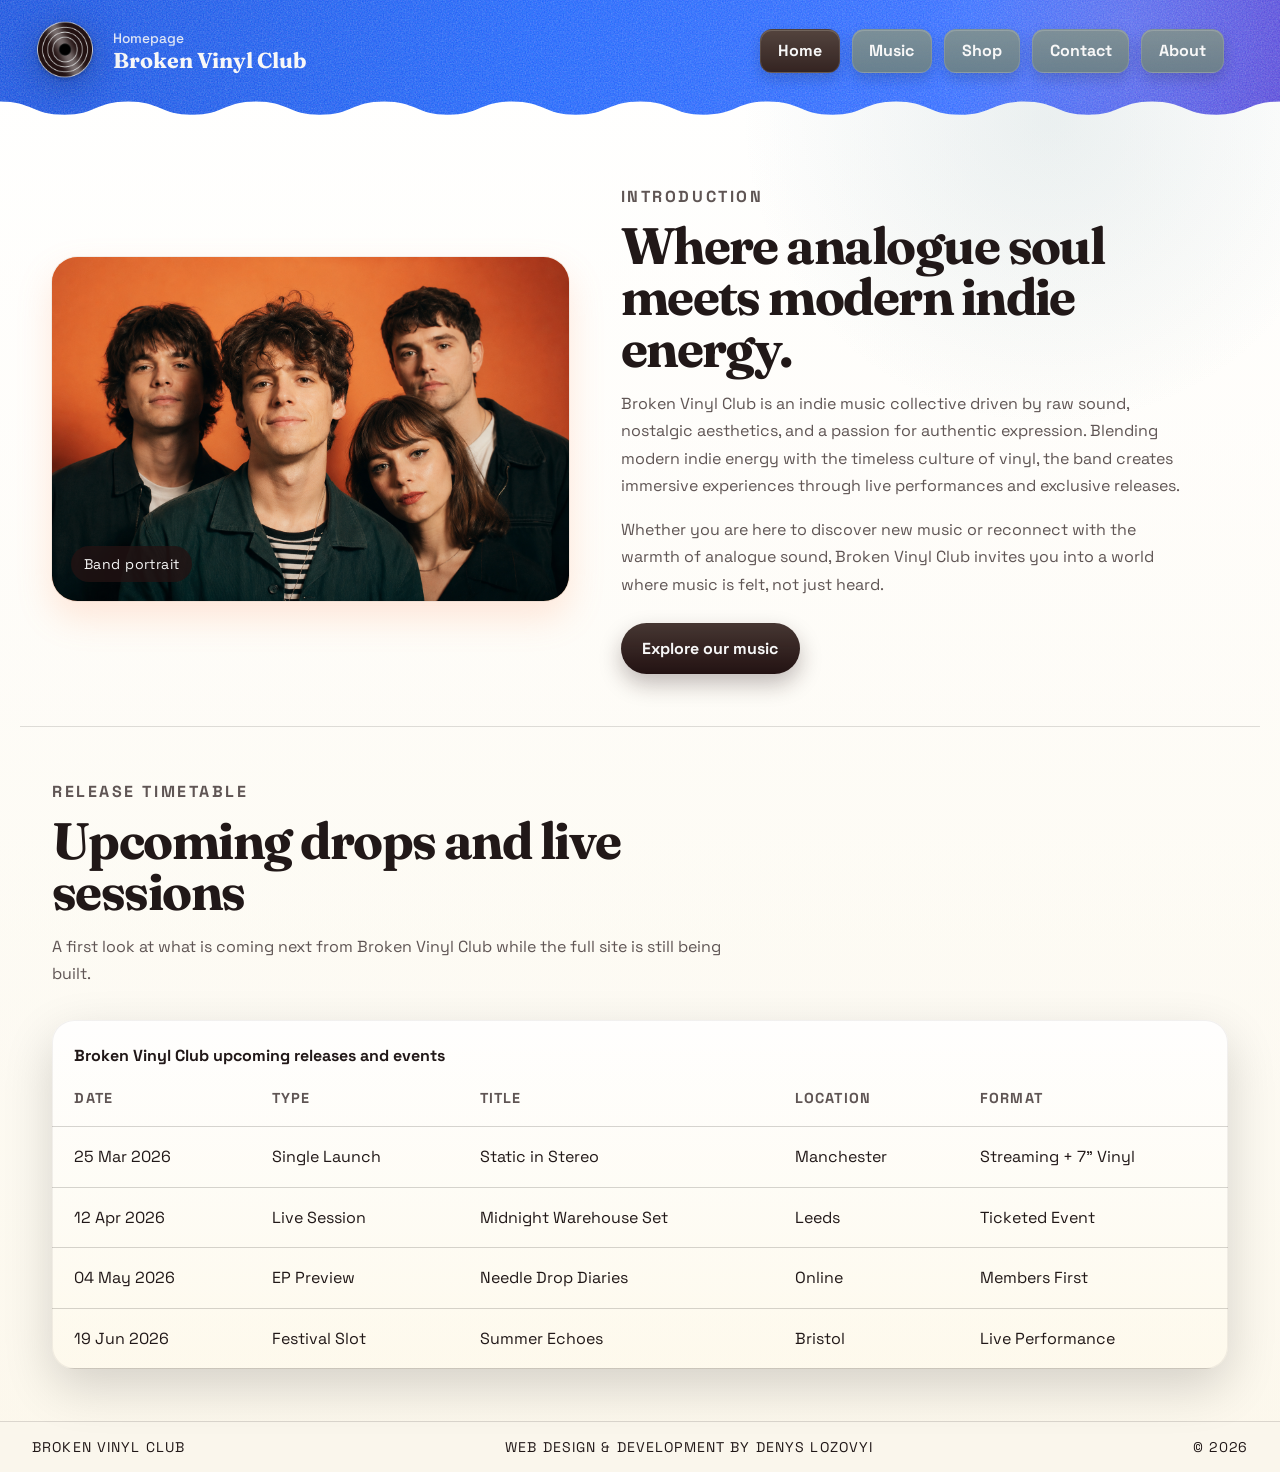
<file: index.html>
<!DOCTYPE html>
<html lang="en">
<head>
  <meta charset="UTF-8">
  <meta name="viewport" content="width=device-width, initial-scale=1.0">
  <title>Broken Vinyl Club | Home</title>
  <meta
    name="description"
    content="Broken Vinyl Club is an indie music collective blending modern energy with analogue warmth."
  >
  <link rel="preconnect" href="https://fonts.googleapis.com">
  <link rel="preconnect" href="https://fonts.gstatic.com" crossorigin>
  <link
    href="https://fonts.googleapis.com/css2?family=Fraunces:opsz,wght@9..144,600;9..144,700&family=Space+Grotesk:wght@400;500;700&display=swap"
    rel="stylesheet"
  >
  <link rel="stylesheet" href="theme.css">
  <link rel="stylesheet" href="styles.css">
  <script src="script.js" defer></script>
</head>
<body class="no-js">
  <a class="skip-link" href="#main-content">Skip to content</a>

  <div class="site-frame">
    <header class="site-header">
      <div class="brand-lockup">
        <a class="brand-mark" href="./index.html" aria-label="Broken Vinyl Club homepage">
          <img
            class="brand-mark__image"
            src="./public/images/Logo.png"
            srcset="./public/images/Logo.png 1x, ./public/images/Logo2X.png 2x"
            alt="Broken Vinyl Club logo"
            width="89"
            height="89"
          >
        </a>
        <div class="brand-copy">
          <p class="eyebrow">Homepage</p>
          <h1>Broken Vinyl Club</h1>
        </div>
      </div>

      <button
        class="menu-toggle"
        type="button"
        aria-expanded="false"
        aria-controls="site-navigation"
      >
        Menu
      </button>

      <nav class="site-nav" id="site-navigation" aria-label="Primary navigation">
        <ul>
          <li><a class="is-active" href="./index.html" aria-current="page">Home</a></li>
          <li><a href="./music.html">Music</a></li>
          <li><a href="./shop.html">Shop</a></li>
          <li><a href="./contact.html">Contact</a></li>
          <li><a href="./about.html">About</a></li>
        </ul>
      </nav>
    </header>

    <div class="mobile-nav-overlay" id="mobile-nav-overlay" hidden></div>

    <main id="main-content">
      <section class="hero section-panel">
        <div class="hero-art">
          <img src="./public/images/hero-art.png" alt="Broken Vinyl Club band portrait">
          <span>Band portrait</span>
        </div>

        <div class="hero-copy">
          <p class="section-kicker">Introduction</p>
          <h2>Where analogue soul meets modern indie energy.</h2>
          <p>
            Broken Vinyl Club is an indie music collective driven by raw sound, nostalgic
            aesthetics, and a passion for authentic expression. Blending modern indie energy
            with the timeless culture of vinyl, the band creates immersive experiences through
            live performances and exclusive releases.
          </p>
          <p>
            Whether you are here to discover new music or reconnect with the warmth of analogue
            sound, Broken Vinyl Club invites you into a world where music is felt, not just
            heard.
          </p>
          <a class="button button-primary" href="./music.html">Explore our music</a>
        </div>
      </section>

      <section class="schedule section-panel" id="release-timetable" aria-labelledby="schedule-title">
        <div class="section-heading">
          <p class="section-kicker">Release Timetable</p>
          <h2 id="schedule-title">Upcoming drops and live sessions</h2>
          <p>
            A first look at what is coming next from Broken Vinyl Club while the full site is
            still being built.
          </p>
        </div>

        <div class="table-wrap">
          <table>
            <caption>Broken Vinyl Club upcoming releases and events</caption>
            <thead>
              <tr>
                <th scope="col">Date</th>
                <th scope="col">Type</th>
                <th scope="col">Title</th>
                <th scope="col">Location</th>
                <th scope="col">Format</th>
              </tr>
            </thead>
            <tbody>
              <tr>
                <td>25 Mar 2026</td>
                <td>Single Launch</td>
                <td>Static in Stereo</td>
                <td>Manchester</td>
                <td>Streaming + 7&quot; Vinyl</td>
              </tr>
              <tr>
                <td>12 Apr 2026</td>
                <td>Live Session</td>
                <td>Midnight Warehouse Set</td>
                <td>Leeds</td>
                <td>Ticketed Event</td>
              </tr>
              <tr>
                <td>04 May 2026</td>
                <td>EP Preview</td>
                <td>Needle Drop Diaries</td>
                <td>Online</td>
                <td>Members First</td>
              </tr>
              <tr>
                <td>19 Jun 2026</td>
                <td>Festival Slot</td>
                <td>Summer Echoes</td>
                <td>Bristol</td>
                <td>Live Performance</td>
              </tr>
            </tbody>
          </table>
        </div>
      </section>
    </main>

    <footer class="site-footer">
      <p>Broken Vinyl Club</p>
      <p>Web Design &amp; Development By Denys Lozovyi</p>
      <p>&copy; <span id="current-year">2026</span></p>
    </footer>
  </div>
</body>
</html>
</file>
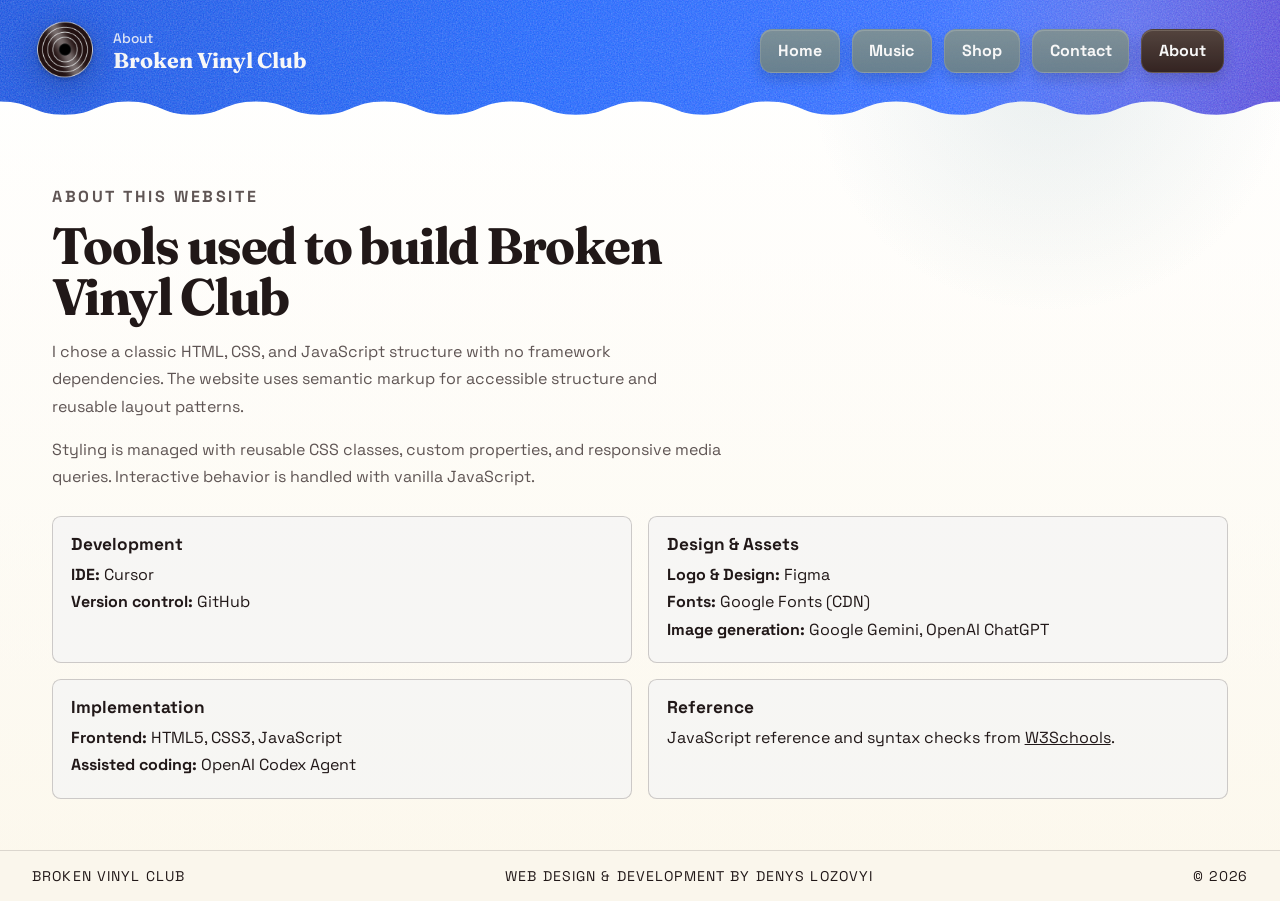
<file: about.html>
<!DOCTYPE html>
<html lang="en">
<head>
  <meta charset="UTF-8">
  <meta name="viewport" content="width=device-width, initial-scale=1.0">
  <title>Broken Vinyl Club | About</title>
  <meta
    name="description"
    content="Broken Vinyl Club - About"
  >
  <link rel="preconnect" href="https://fonts.googleapis.com">
  <link rel="preconnect" href="https://fonts.gstatic.com" crossorigin>
  <link
    href="https://fonts.googleapis.com/css2?family=Fraunces:opsz,wght@9..144,600;9..144,700&family=Space+Grotesk:wght@400;500;700&display=swap"
    rel="stylesheet"
  >
  <link rel="stylesheet" href="theme.css">
  <link rel="stylesheet" href="styles.css">
  <script src="script.js" defer></script>
</head>
<body class="no-js">
  <a class="skip-link" href="#main-content">Skip to content</a>

  <div class="site-frame">
    <header class="site-header">
      <div class="brand-lockup">
        <a class="brand-mark" href="./index.html" aria-label="Broken Vinyl Club homepage">
          <img
            class="brand-mark__image"
            src="./public/images/Logo.png"
            srcset="./public/images/Logo.png 1x, ./public/images/Logo2X.png 2x"
            alt="Broken Vinyl Club logo"
            width="89"
            height="89"
          >
        </a>
        <div class="brand-copy">
          <p class="eyebrow">About</p>
          <h1>Broken Vinyl Club</h1>
        </div>
      </div>

      <button
        class="menu-toggle"
        type="button"
        aria-expanded="false"
        aria-controls="site-navigation"
      >
        Menu
      </button>

      <nav class="site-nav" id="site-navigation" aria-label="Primary navigation">
        <ul>
          <li><a href="./index.html">Home</a></li>
          <li><a href="./music.html">Music</a></li>
          <li><a href="./shop.html">Shop</a></li>
          <li><a href="./contact.html">Contact</a></li>
          <li><a class="is-active" href="./about.html" aria-current="page">About</a></li>
        </ul>
      </nav>
    </header>

    <div class="mobile-nav-overlay" id="mobile-nav-overlay" hidden></div>

    <main id="main-content">
      <section class="section-panel about-page" aria-labelledby="about-title">
        <div class="section-heading about-intro">
          <p class="section-kicker">About This Website</p>
          <h2 id="about-title">Tools used to build Broken Vinyl Club</h2>
          <p>
            I chose a classic HTML, CSS, and JavaScript structure with no framework dependencies.
            The website uses semantic markup for accessible structure and reusable layout patterns.
          </p>
          <p>
            Styling is managed with reusable CSS classes, custom properties, and responsive media
            queries. Interactive behavior is handled with vanilla JavaScript.
          </p>
        </div>

        <div class="about-tools-grid" aria-label="Tools used">
          <article class="about-tool-card">
            <h3>Development</h3>
            <p><strong>IDE:</strong> Cursor</p>
            <p><strong>Version control:</strong> GitHub</p>
          </article>

          <article class="about-tool-card">
            <h3>Design &amp; Assets</h3>
            <p><strong>Logo & Design:</strong> Figma </p>
            <p><strong>Fonts:</strong> Google Fonts (CDN)</p>
            <p><strong>Image generation:</strong> Google Gemini, OpenAI ChatGPT</p>
          </article>

          <article class="about-tool-card">
            <h3>Implementation</h3>
            <p><strong>Frontend:</strong> HTML5, CSS3, JavaScript</p>
            <p><strong>Assisted coding:</strong> OpenAI Codex Agent</p>
          </article>

          <article class="about-tool-card">
            <h3>Reference</h3>
            <p>
              JavaScript reference and syntax checks from
              <a href="https://www.w3schools.com/js/default.asp">W3Schools</a>.
            </p>
          </article>
        </div>
      </section>
    </main>

    <footer class="site-footer">
      <p>Broken Vinyl Club</p>
      <p>Web Design &amp; Development By Denys Lozovyi</p>
      <p>&copy; <span id="current-year">2026</span></p>
    </footer>
  </div>
</body>
</html>
</file>
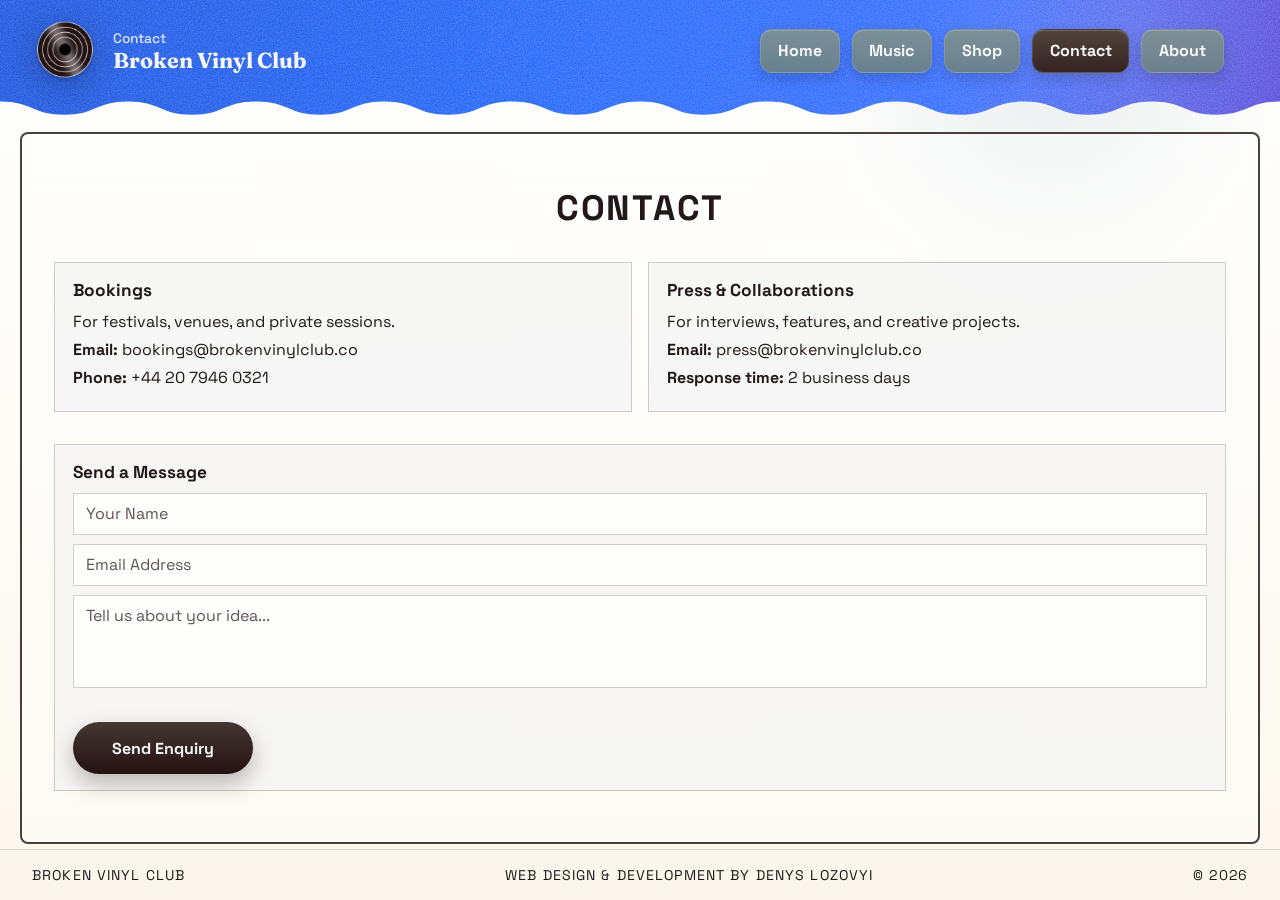
<file: contact.html>
<!DOCTYPE html>
<html lang="en">
<head>
  <meta charset="UTF-8">
  <meta name="viewport" content="width=device-width, initial-scale=1.0">
  <title>Broken Vinyl Club | Contact</title>
  <meta
    name="description"
    content="Broken Vinyl Club - Contact"
  >
  <link rel="preconnect" href="https://fonts.googleapis.com">
  <link rel="preconnect" href="https://fonts.gstatic.com" crossorigin>
  <link
    href="https://fonts.googleapis.com/css2?family=Fraunces:opsz,wght@9..144,600;9..144,700&family=Space+Grotesk:wght@400;500;700&display=swap"
    rel="stylesheet"
  >
  <link rel="stylesheet" href="theme.css">
  <link rel="stylesheet" href="styles.css">
  <script src="script.js" defer></script>
</head>
<body class="no-js">
  <a class="skip-link" href="#main-content">Skip to content</a>

  <div class="site-frame">
    <header class="site-header">
      <div class="brand-lockup">
        <a class="brand-mark" href="./index.html" aria-label="Broken Vinyl Club homepage">
          <img
            class="brand-mark__image"
            src="./public/images/Logo.png"
            srcset="./public/images/Logo.png 1x, ./public/images/Logo2X.png 2x"
            alt="Broken Vinyl Club logo"
            width="89"
            height="89"
          >
        </a>
        <div class="brand-copy">
          <p class="eyebrow">Contact</p>
          <h1>Broken Vinyl Club</h1>
        </div>
      </div>

      <button
        class="menu-toggle"
        type="button"
        aria-expanded="false"
        aria-controls="site-navigation"
      >
        Menu
      </button>

      <nav class="site-nav" id="site-navigation" aria-label="Primary navigation">
        <ul>
          <li><a href="./index.html">Home</a></li>
          <li><a href="./music.html">Music</a></li>
          <li><a href="./shop.html">Shop</a></li>
          <li><a class="is-active" href="./contact.html" aria-current="page">Contact</a></li>
          <li><a href="./about.html">About</a></li>
        </ul>
      </nav>
    </header>

    <div class="mobile-nav-overlay" id="mobile-nav-overlay" hidden></div>

    <main id="main-content">
      <section class="section-panel page-surface contact-page" aria-labelledby="page-title">
        <div class="page-heading">
          <h2 id="page-title">Contact</h2>
        </div>

        <div class="contact-grid">
          <article class="contact-card">
            <h3>Bookings</h3>
            <p>For festivals, venues, and private sessions.</p>
            <p><strong>Email:</strong> bookings@brokenvinylclub.co</p>
            <p><strong>Phone:</strong> +44 20 7946 0321</p>
          </article>

          <article class="contact-card">
            <h3>Press &amp; Collaborations</h3>
            <p>For interviews, features, and creative projects.</p>
            <p><strong>Email:</strong> press@brokenvinylclub.co</p>
            <p><strong>Response time:</strong> 2 business days</p>
          </article>
        </div>

        <div class="contact-form-placeholder">
          <h3>Send a Message</h3>
          <div class="form-row-placeholder">Your Name</div>
          <div class="form-row-placeholder">Email Address</div>
          <div class="form-area-placeholder">Tell us about your idea...</div>
          <a class="button contact-cta button-primary" href="mailto:hello@brokenvinylclub.co">Send Enquiry</a>
        </div>
      </section>
    </main>

    <footer class="site-footer">
      <p>Broken Vinyl Club</p>
      <p>Web Design &amp; Development By Denys Lozovyi</p>
      <p>&copy; <span id="current-year">2026</span></p>
    </footer>
  </div>
</body>
</html>
</file>
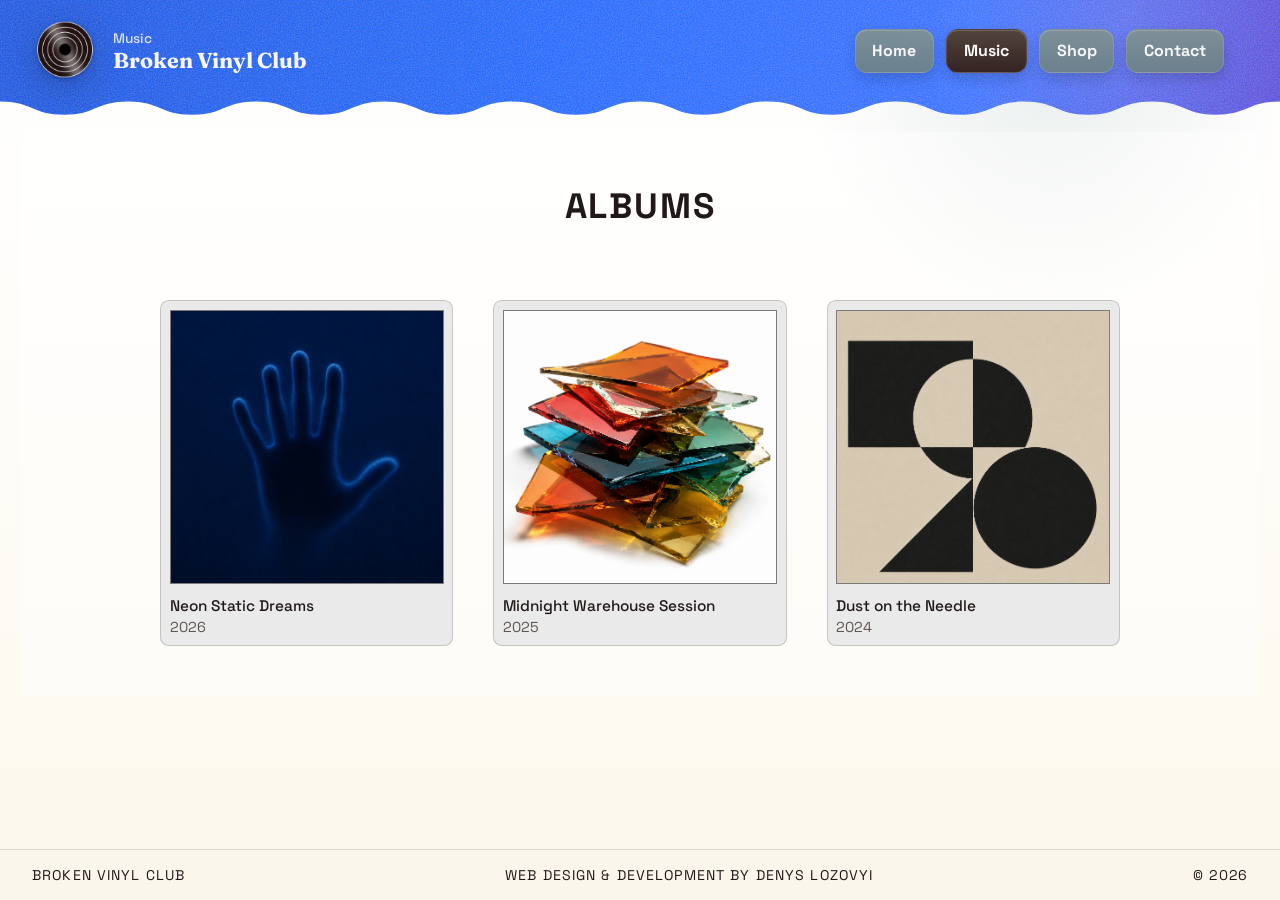
<file: music.html>
<!DOCTYPE html>
<html lang="en">
<head>
  <meta charset="UTF-8">
  <meta name="viewport" content="width=device-width, initial-scale=1.0">
  <title>Broken Vinyl Club | Music</title>
  <meta
    name="description"
    content="Broken Vinyl Club - Music"
  >
  <link rel="preconnect" href="https://fonts.googleapis.com">
  <link rel="preconnect" href="https://fonts.gstatic.com" crossorigin>
  <link
    href="https://fonts.googleapis.com/css2?family=Fraunces:opsz,wght@9..144,600;9..144,700&family=Space+Grotesk:wght@400;500;700&display=swap"
    rel="stylesheet"
  >
  <link rel="stylesheet" href="theme.css">
  <link rel="stylesheet" href="styles.css">
  <script src="script.js" defer></script>
</head>
<body class="no-js">
  <a class="skip-link" href="#main-content">Skip to content</a>

  <div class="site-frame">
    <header class="site-header">
      <div class="brand-lockup">
        <a class="brand-mark" href="./index.html" aria-label="Broken Vinyl Club homepage">
          <img
            class="brand-mark__image"
            src="./public/images/Logo.png"
            srcset="./public/images/Logo.png 1x, ./public/images/Logo2X.png 2x"
            alt="Broken Vinyl Club logo"
            width="89"
            height="89"
          >
        </a>
        <div class="brand-copy">
          <p class="eyebrow">Music</p>
          <h1>Broken Vinyl Club</h1>
        </div>
      </div>

      <button
        class="menu-toggle"
        type="button"
        aria-expanded="false"
        aria-controls="site-navigation"
      >
        Menu
      </button>

      <nav class="site-nav" id="site-navigation" aria-label="Primary navigation">
        <ul>
          <li><a href="./index.html">Home</a></li>
          <li><a class="is-active" href="./music.html" aria-current="page">Music</a></li>
          <li><a href="./shop.html">Shop</a></li>
          <li><a href="./contact.html">Contact</a></li>
        </ul>
      </nav>
    </header>

    <div class="mobile-nav-overlay" id="mobile-nav-overlay" hidden></div>

    <main id="main-content">
      <section class="section-panel page-surface music-page" aria-labelledby="page-title">
        <div class="page-heading">
          <h2 id="page-title">Albums</h2>
        </div>

        <div class="album-grid">
          <article class="album-card">
            <img
              class="album-cover-media"
              src="./public/images/album-art/neon-static-dreams.png"
              alt="Neon Static Dreams album art"
            >
            <h3>Neon Static Dreams</h3>
            <p>2026</p>
          </article>
          <article class="album-card">
            <img
              class="album-cover-media"
              src="./public/images/album-art/midnight-warehouse.png"
              alt="Midnight Warehouse Session album art"
            >
            <h3>Midnight Warehouse Session</h3>
            <p>2025</p>
          </article>
          <article class="album-card">
            <img
              class="album-cover-media"
              src="./public/images/album-art/dust-on-the-needle.png"
              alt="Dust on the Needle album art"
            >
            <h3>Dust on the Needle</h3>
            <p>2024</p>
          </article>
        </div>
      </section>
    </main>

    <footer class="site-footer">
      <p>Broken Vinyl Club</p>
      <p>Web Design &amp; Development By Denys Lozovyi</p>
      <p>&copy; <span id="current-year">2026</span></p>
    </footer>
  </div>
</body>
</html>
</file>
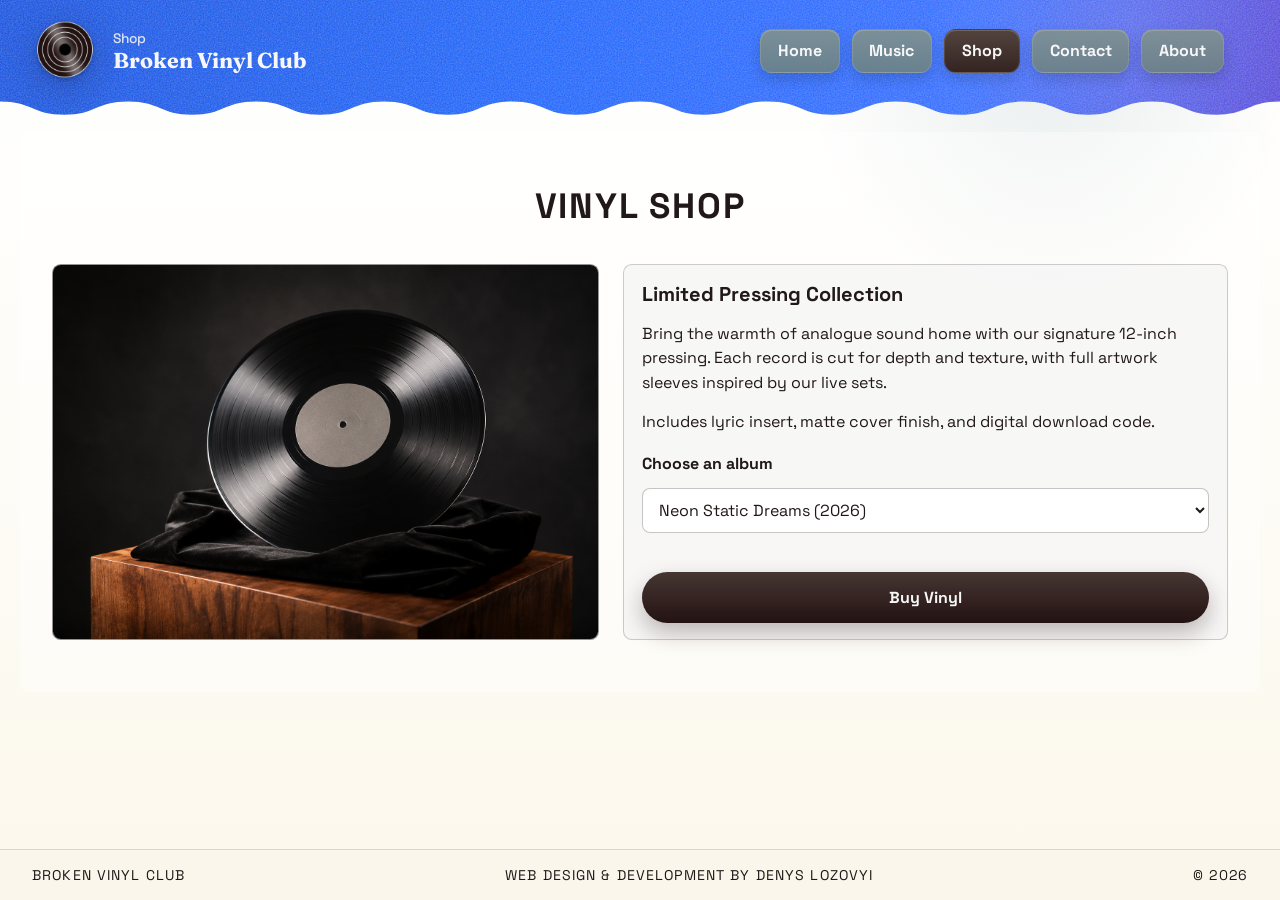
<file: shop.html>
<!DOCTYPE html>
<html lang="en">
<head>
  <meta charset="UTF-8">
  <meta name="viewport" content="width=device-width, initial-scale=1.0">
  <title>Broken Vinyl Club | Shop</title>
  <meta
    name="description"
    content="Broken Vinyl Club - Shop"
  >
  <link rel="preconnect" href="https://fonts.googleapis.com">
  <link rel="preconnect" href="https://fonts.gstatic.com" crossorigin>
  <link
    href="https://fonts.googleapis.com/css2?family=Fraunces:opsz,wght@9..144,600;9..144,700&family=Space+Grotesk:wght@400;500;700&display=swap"
    rel="stylesheet"
  >
  <link rel="stylesheet" href="theme.css">
  <link rel="stylesheet" href="styles.css">
  <script src="script.js" defer></script>
</head>
<body class="no-js">
  <a class="skip-link" href="#main-content">Skip to content</a>

  <div class="site-frame">
    <header class="site-header">
      <div class="brand-lockup">
        <a class="brand-mark" href="./index.html" aria-label="Broken Vinyl Club homepage">
          <img
            class="brand-mark__image"
            src="./public/images/Logo.png"
            srcset="./public/images/Logo.png 1x, ./public/images/Logo2X.png 2x"
            alt="Broken Vinyl Club logo"
            width="89"
            height="89"
          >
        </a>
        <div class="brand-copy">
          <p class="eyebrow">Shop</p>
          <h1>Broken Vinyl Club</h1>
        </div>
      </div>

      <button
        class="menu-toggle"
        type="button"
        aria-expanded="false"
        aria-controls="site-navigation"
      >
        Menu
      </button>

      <nav class="site-nav" id="site-navigation" aria-label="Primary navigation">
        <ul>
          <li><a href="./index.html">Home</a></li>
          <li><a href="./music.html">Music</a></li>
          <li><a class="is-active" href="./shop.html" aria-current="page">Shop</a></li>
          <li><a href="./contact.html">Contact</a></li>
          <li><a href="./about.html">About</a></li>
        </ul>
      </nav>
    </header>

    <div class="mobile-nav-overlay" id="mobile-nav-overlay" hidden></div>

    <main id="main-content">
      <section class="section-panel page-surface shop-page" aria-labelledby="page-title">
        <div class="page-heading">
          <h2 id="page-title">Vinyl Shop</h2>
        </div>

        <div class="shop-layout">
          <img
            class="shop-vinyl-media"
            src="./public/images/vinyl-record-exclusive.png"
            alt="Broken Vinyl Club vinyl record"
          >

          <div class="shop-details">
            <h3>Limited Pressing Collection</h3>
            <p>
              Bring the warmth of analogue sound home with our signature 12-inch pressing. Each
              record is cut for depth and texture, with full artwork sleeves inspired by our live sets.
            </p>
            <p>
              Includes lyric insert, matte cover finish, and digital download code.
            </p>

            <label class="shop-label" for="album-select">Choose an album</label>
            <select id="album-select" class="shop-select" name="album">
              <option>Neon Static Dreams (2026)</option>
              <option>Midnight Warehouse Session (2025)</option>
              <option>Dust on the Needle (2024)</option>
            </select>

            <button class="button button-primary" type="button">Buy Vinyl</button>
          </div>
        </div>
      </section>
    </main>

    <footer class="site-footer">
      <p>Broken Vinyl Club</p>
      <p>Web Design &amp; Development By Denys Lozovyi</p>
      <p>&copy; <span id="current-year">2026</span></p>
    </footer>
  </div>
</body>
</html>
</file>
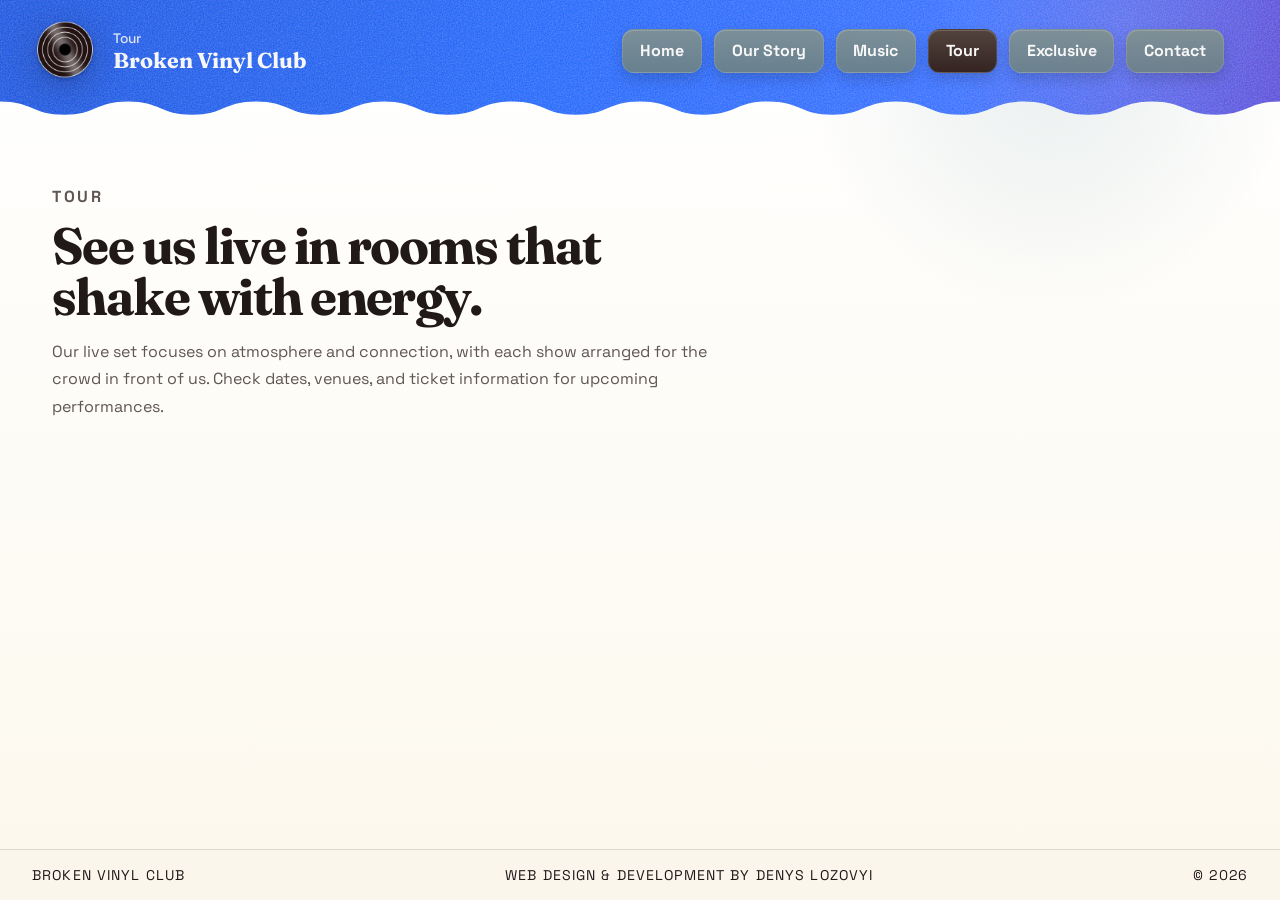
<file: tour.html>
<!DOCTYPE html>
<html lang="en">
<head>
  <meta charset="UTF-8">
  <meta name="viewport" content="width=device-width, initial-scale=1.0">
  <title>Broken Vinyl Club | Tour</title>
  <meta
    name="description"
    content="Broken Vinyl Club - Tour"
  >
  <link rel="preconnect" href="https://fonts.googleapis.com">
  <link rel="preconnect" href="https://fonts.gstatic.com" crossorigin>
  <link
    href="https://fonts.googleapis.com/css2?family=Fraunces:opsz,wght@9..144,600;9..144,700&family=Space+Grotesk:wght@400;500;700&display=swap"
    rel="stylesheet"
  >
  <link rel="stylesheet" href="theme.css">
  <link rel="stylesheet" href="styles.css">
  <script src="script.js" defer></script>
</head>
<body class="no-js">
  <a class="skip-link" href="#main-content">Skip to content</a>

  <div class="site-frame">
    <header class="site-header">
      <div class="brand-lockup">
        <a class="brand-mark" href="./index.html" aria-label="Broken Vinyl Club homepage">
          <img
            class="brand-mark__image"
            src="./public/images/Logo.png"
            srcset="./public/images/Logo.png 1x, ./public/images/Logo2X.png 2x"
            alt="Broken Vinyl Club logo"
            width="89"
            height="89"
          >
        </a>
        <div class="brand-copy">
          <p class="eyebrow">Tour</p>
          <h1>Broken Vinyl Club</h1>
        </div>
      </div>

      <button
        class="menu-toggle"
        type="button"
        aria-expanded="false"
        aria-controls="site-navigation"
      >
        Menu
      </button>

      <nav class="site-nav" id="site-navigation" aria-label="Primary navigation">
        <ul>
          <li><a href="./index.html">Home</a></li>
          <li><a href="./our-story.html">Our Story</a></li>
          <li><a href="./music.html">Music</a></li>
          <li><a class="is-active" href="./tour.html" aria-current="page">Tour</a></li>
          <li><a href="./exclusive.html">Exclusive</a></li>
          <li><a href="./contact.html">Contact</a></li>
        </ul>
      </nav>
    </header>

    <div class="mobile-nav-overlay" id="mobile-nav-overlay" hidden></div>

    <main id="main-content">
      <section class="section-panel" aria-labelledby="page-title">
        <div class="section-heading">
          <p class="section-kicker">Tour</p>
          <h2 id="page-title">See us live in rooms that shake with energy.</h2>
          <p>
            Our live set focuses on atmosphere and connection, with each show arranged for the crowd in front of us. Check dates, venues, and ticket information for upcoming performances.
          </p>
        </div>
      </section>
    </main>

    <footer class="site-footer">
      <p>Broken Vinyl Club</p>
      <p>Web Design &amp; Development By Denys Lozovyi</p>
      <p>&copy; <span id="current-year">2026</span></p>
    </footer>
  </div>
</body>
</html>
</file>
<file: theme.css>
:root {
  --vinyl: #231212;
  --paper: #fff5da;
  --accent: #8dabb0;
  --sage: #677d80;
  --paper-white: #f7f7f7;
  --titlebar: #185ffa;
  --titlebar-noise-a: rgba(75, 116, 221, 0.4);
  --titlebar-noise-b: rgba(86, 45, 252, 0.21);
  --text: #211818;
  --muted: #5f5554;
  --line: #201715;
  --line-soft: rgba(32, 23, 21, 0.14);
  --table-line: rgba(32, 23, 21, 0.18);
  --surface: #ffffff;
  --surface-warm: #fffaf0;
  --shadow-soft: 0 18px 50px rgba(0, 0, 0, 0.16);
  --shadow-button: 0 10px 22px rgba(35, 18, 18, 0.28);
  --content-width: 1240px;
  --header-gradient:
    radial-gradient(circle at 88% 20%, rgba(247, 247, 247, 0.12), transparent 18%),
    linear-gradient(98deg, #114cdd 0%, var(--titlebar) 42%, #2d67ff 75%, #4f40d6 100%);
  --main-surface-gradient:
    radial-gradient(circle at 82% 8%, rgba(141, 171, 176, 0.14), transparent 18%),
    linear-gradient(180deg, rgba(255, 255, 255, 0.72), rgba(250, 243, 224, 0.38));
  --table-gradient:
    linear-gradient(180deg, rgba(255, 255, 255, 0.88), rgba(255, 250, 235, 0.58));
  }
</file>
<file: styles.css>
*,
*::before,
*::after {
  box-sizing: border-box;
}

html {
  scroll-behavior: smooth;
}

body {
  margin: 0;
  min-height: 100vh;
  font-family: "Space Grotesk", "Segoe UI", sans-serif;
  background: var(--main-surface-gradient);
  color: var(--text);
}

img {
  display: block;
  max-width: 100%;
}

a {
  color: inherit;
}

.skip-link {
  position: absolute;
  left: 1rem;
  top: -3rem;
  z-index: 50;
  padding: 0.85rem 1rem;
  border-radius: 999px;
  background: var(--paper);
  color: var(--line);
  text-decoration: none;
  transition: top 0.2s ease;
}

.skip-link:focus {
  top: 1rem;
}

.site-frame {
  min-height: 100vh;
  display: flex;
  flex-direction: column;
  background: var(--main-surface-gradient);
}

.site-header {
  position: relative;
  display: grid;
  grid-template-columns: auto minmax(0, 1fr) auto;
  align-items: center;
  gap: 1rem 1.5rem;
  padding: 1.1rem clamp(1rem, 3vw, 2rem) 3rem;
  background: var(--header-gradient);
  isolation: isolate;
  overflow: hidden;
  -webkit-mask:
    url("data:image/svg+xml,%3Csvg xmlns='http://www.w3.org/2000/svg' viewBox='0 0 240 160' preserveAspectRatio='none'%3E%3Cpath fill='black' d='M0 0H240V123c-6 0-6 16-12 16s-6-16-12-16-6 16-12 16-6-16-12-16-6 16-12 16-6-16-12-16-6 16-12 16-6-16-12-16-6 16-12 16-6-16-12-16-6 16-12 16-6-16-12-16-6 16-12 16-6-16-12-16-6 16-12 16-6-16-12-16-6 16-12 16-6-16-12-16-6 16-12 16-6-16-12-16V0Z'/%3E%3C/svg%3E")
    center bottom / 100% 100% no-repeat;
  mask:
    url("data:image/svg+xml,%3Csvg xmlns='http://www.w3.org/2000/svg' viewBox='0 0 240 160' preserveAspectRatio='none'%3E%3Cpath fill='black' d='M0 0H240V123c-6 0-6 16-12 16s-6-16-12-16-6 16-12 16-6-16-12-16-6 16-12 16-6-16-12-16-6 16-12 16-6-16-12-16-6 16-12 16-6-16-12-16-6 16-12 16-6-16-12-16-6 16-12 16-6-16-12-16-6 16-12 16-6-16-12-16-6 16-12 16-6-16-12-16-6 16-12 16-6-16-12-16V0Z'/%3E%3C/svg%3E")
    center bottom / 100% 100% no-repeat;
}

.site-header::before {
  content: "";
  position: absolute;
  inset: 0;
  background-image:
    radial-gradient(circle, var(--titlebar-noise-a) 0 0.85px, transparent 0.95px),
    radial-gradient(circle, var(--titlebar-noise-b) 0 0.8px, transparent 0.92px),
    url("data:image/svg+xml,%3Csvg xmlns='http://www.w3.org/2000/svg' viewBox='0 0 160 160'%3E%3Cfilter id='n'%3E%3CfeTurbulence type='fractalNoise' baseFrequency='0.82' numOctaves='2' stitchTiles='stitch'/%3E%3C/filter%3E%3Crect width='160' height='160' filter='url(%23n)' opacity='0.9'/%3E%3C/svg%3E");
  background-size: 8px 8px, 9px 9px, 180px 180px;
  background-position: 0 0, 3px 2px, 0 0;
  mix-blend-mode: screen;
  opacity: 0.42;
  pointer-events: none;
}

.brand-lockup {
  display: flex;
  align-items: center;
  gap: 0.9rem;
  position: relative;
  z-index: 1;
  min-width: 0;
}

.brand-mark {
  display: inline-flex;
  align-items: center;
  justify-content: center;
  text-decoration: none;
}

.brand-mark__image {
  width: 4.15rem;
  height: auto;
  filter: drop-shadow(0 8px 18px rgba(12, 12, 20, 0.28));
}

.brand-copy {
  color: var(--paper-white);
}

.brand-copy .eyebrow {
  margin: 0 0 0.18rem;
  font-size: 0.86rem;
  font-weight: 500;
  letter-spacing: 0;
  text-transform: none;
  opacity: 0.88;
}

.brand-copy h1,
.section-heading h2,
.hero-copy h2 {
  font-family: "Fraunces", Georgia, serif;
}

.brand-copy h1 {
  margin: 0;
  font-size: clamp(1rem, 1.8vw, 1.35rem);
  line-height: 1.05;
  text-wrap: balance;
}

.menu-toggle {
  display: none;
  border: 1px solid rgba(255, 245, 218, 0.22);
  border-radius: 0.9rem;
  padding: 0.75rem 1rem;
  font: inherit;
  font-weight: 700;
  color: var(--paper-white);
  background: rgba(103, 125, 128, 0.9);
  box-shadow: var(--shadow-button);
}

.mobile-nav-overlay {
  display: none;
}

.mobile-nav-panel {
  display: none;
}

.site-nav {
  position: relative;
  z-index: 1;
  justify-self: end;
}

.site-nav ul {
  display: flex;
  align-items: center;
  gap: 0.75rem;
  margin: 0;
  padding: 0;
  list-style: none;
  flex-wrap: wrap;
}

.site-nav a {
  display: inline-flex;
  align-items: center;
  justify-content: center;
  min-height: 2.75rem;
  padding: 0.65rem 1.05rem;
  border: 1px solid rgba(255, 245, 218, 0.12);
  border-radius: 0.75rem;
  background:
    linear-gradient(180deg, rgba(255, 245, 218, 0.16), rgba(255, 245, 218, 0.04)),
    rgba(103, 125, 128, 0.9);
  box-shadow:
    inset 0 1px 0 rgba(255, 245, 218, 0.18),
    0 6px 14px rgba(15, 15, 15, 0.18);
  color: var(--paper-white);
  font-weight: 700;
  text-decoration: none;
  transition:
    transform 0.22s ease,
    background-color 0.22s ease,
    box-shadow 0.22s ease;
}

.site-nav a:hover,
.site-nav a:focus-visible {
  transform: translateY(-2px);
  background:
    linear-gradient(180deg, rgba(255, 245, 218, 0.22), rgba(255, 245, 218, 0.08)),
    color-mix(in srgb, var(--sage) 82%, var(--accent) 18%);
  box-shadow:
    inset 0 1px 0 rgba(255, 245, 218, 0.2),
    0 10px 20px rgba(15, 15, 15, 0.22);
}

.site-nav a.is-active {
  background:
    linear-gradient(180deg, rgba(255, 245, 218, 0.22), rgba(255, 245, 218, 0.08)),
    var(--vinyl);
}

#main-content {
  flex: 1;
}

.section-panel {
  width: min(100%, var(--content-width));
  margin: 0 auto;
  padding: 3.2rem clamp(1rem, 3vw, 2rem);
}

.page-surface {
  min-height: 560px;
  border: 2px solid rgba(32, 23, 21, 0.82);
  border-radius: 0.5rem;
  background: rgba(255, 255, 255, 0.35);
}

.page-heading h2 {
  margin: 0;
  text-align: center;
  text-transform: uppercase;
  font-family: "Space Grotesk", "Segoe UI", sans-serif;
  font-size: clamp(1.8rem, 3vw, 2.2rem);
  letter-spacing: 0.05em;
}

.music-page {
  display: flex;
  flex-direction: column;
  gap: 4.5rem;
  border: 0;
}

.album-grid {
  display: grid;
  grid-template-columns: repeat(3, minmax(190px, 1fr));
  gap: 2.5rem;
  width: min(100%, 960px);
  margin: 0 auto;
}

.album-card {
  padding: 0.55rem;
  background: rgba(231, 231, 231, 0.88);
  border: 1px solid rgba(32, 23, 21, 0.18);
  border-radius: 0.55rem;
}

.album-cover-placeholder {
  display: flex;
  align-items: center;
  justify-content: center;
  min-height: 168px;
  border: 1px solid rgba(32, 23, 21, 0.45);
  background: rgba(202, 202, 202, 0.95);
  color: rgba(33, 24, 24, 0.85);
  font-size: 0.9rem;
}

.album-cover-placeholder span {
  display: inline-block;
  text-transform: lowercase;
  transform: rotate(-27deg);
}

.album-cover-media {
  width: 100%;
  aspect-ratio: 1 / 1;
  border: 1px solid rgba(32, 23, 21, 0.45);
  background: rgba(202, 202, 202, 0.95);
  object-fit: cover;
}

.album-card h3 {
  margin: 0.75rem 0 0.2rem;
  font-size: 0.96rem;
  font-weight: 500;
}

.album-card p {
  margin: 0;
  font-size: 0.9rem;
  color: var(--muted);
}

.shop-page {
  display: flex;
  flex-direction: column;
  gap: 2.25rem;
  border: 0;
}

.shop-layout {
  display: grid;
  grid-template-columns: minmax(240px, 0.95fr) minmax(260px, 1.05fr);
  gap: 1.5rem;
  align-items: stretch;
}

.shop-vinyl-media {
  width: 100%;
  aspect-ratio: 3 / 2;
  border: 1px solid rgba(32, 23, 21, 0.35);
  border-radius: 0.55rem;
  background: rgba(207, 207, 207, 0.92);
  object-fit: cover;
}

.shop-details {
  display: flex;
  flex-direction: column;
  gap: 0.9rem;
  padding: 1rem 1.1rem;
  border: 1px solid rgba(32, 23, 21, 0.2);
  border-radius: 0.55rem;
  background: rgba(245, 245, 245, 0.75);
}

.shop-details h3 {
  margin: 0;
  font-size: 1.25rem;
}

.shop-details p {
  margin: 0;
  line-height: 1.55;
}

.shop-label {
  font-weight: 700;
  margin-top: 0.2rem;
}

.shop-select {
  min-height: 2.8rem;
  border: 1px solid rgba(32, 23, 21, 0.25);
  border-radius: 0.5rem;
  padding: 0.55rem 0.75rem;
  font: inherit;
  background: rgba(255, 255, 255, 0.92);
  color: var(--line);
}

.contact-page {
  display: flex;
  flex-direction: column;
  gap: 2rem;
}

.contact-grid {
  display: grid;
  grid-template-columns: repeat(2, minmax(240px, 1fr));
  gap: 1rem;
}

.contact-card,
.contact-form-placeholder {
  padding: 1rem 1.1rem;
  border: 1px solid rgba(32, 23, 21, 0.2);
  background: rgba(245, 245, 245, 0.75);
}

.contact-card h3,
.contact-form-placeholder h3 {
  margin: 0 0 0.6rem;
  font-size: 1.08rem;
}

.contact-card p {
  margin: 0 0 0.45rem;
}

.form-row-placeholder,
.form-area-placeholder {
  display: flex;
  align-items: center;
  min-height: 2.6rem;
  margin-bottom: 0.6rem;
  padding: 0 0.75rem;
  border: 1px solid rgba(32, 23, 21, 0.2);
  background: rgba(255, 255, 255, 0.85);
  color: var(--muted);
}

.form-area-placeholder {
  min-height: 5.8rem;
  align-items: flex-start;
  padding-top: 0.55rem;
}

.contact-cta {
  margin-top: 0.4rem;
  min-width: 180px;
}

.about-page {
  display: flex;
  flex-direction: column;
  gap: 1.6rem;
}

.about-intro {
  max-width: 54rem;
}

.about-tools-grid {
  display: grid;
  grid-template-columns: repeat(2, minmax(240px, 1fr));
  gap: 1rem;
}

.about-tool-card {
  padding: 1rem 1.1rem;
  border: 1px solid rgba(32, 23, 21, 0.2);
  border-radius: 0.55rem;
  background: rgba(245, 245, 245, 0.75);
}

.about-tool-card h3 {
  margin: 0 0 0.55rem;
  font-size: 1.08rem;
}

.about-tool-card p {
  margin: 0 0 0.4rem;
}

.about-tool-card a {
  text-decoration-thickness: 1px;
}

.hero {
  display: grid;
  grid-template-columns: minmax(260px, 0.92fr) minmax(320px, 1.08fr);
  gap: clamp(2rem, 4vw, 4.5rem);
  align-items: center;
  border-bottom: 1px solid var(--line-soft);
  
}

.hero-art {
  position: relative;
  min-height: 310px;
  border-radius: 1.6rem;
  background:
    radial-gradient(circle at 30% 30%, rgba(255, 245, 218, 0.48), transparent 32%),
    radial-gradient(circle at 70% 70%, rgba(141, 171, 176, 0.22), transparent 28%),
    linear-gradient(135deg, #ff9a61, #ff9560 42%, #ffb37a);
  box-shadow:
    0 0 0 1px rgba(35, 18, 18, 0.06),
    0 16px 35px rgba(255, 151, 102, 0.22);
  overflow: hidden;
}

.hero-art span {
  position: absolute;
  left: 1.2rem;
  bottom: 1.2rem;
  padding: 0.55rem 0.8rem;
  border-radius: 999px;
  background: rgba(35, 18, 18, 0.78);
  color: var(--paper-white);
  font-size: 0.88rem;
  letter-spacing: 0.03em;
}

.hero-copy {
  max-width: 36rem;
}

.section-kicker {
  margin: 0 0 0.6rem;
  font-size: 0.85rem;
  font-weight: 700;
  letter-spacing: 0.16em;
  text-transform: uppercase;
  color: var(--muted);
}

.hero-copy h2,
.section-heading h2 {
  margin: 0;
  font-size: clamp(2rem, 4vw, 3.45rem);
  line-height: 1;
  letter-spacing: -0.03em;
}

.hero-copy p,
.section-heading p,
table,
caption {
  font-size: 1rem;
  line-height: 1.72;
}

.hero-copy p:not(.section-kicker) {
  margin: 1rem 0 0;
  color: var(--muted);
}

.button {
  display: inline-flex;
  align-items: center;
  justify-content: center;
  min-height: 3.2rem;
  padding: 0.9rem 1.35rem;
  border-radius: 999px;
  border: 0;
  font: inherit;
  font-weight: 700;
  text-decoration: none;
  cursor: pointer;
  transition:
    transform 0.22s ease,
    box-shadow 0.22s ease,
    background-color 0.22s ease;
}

.button-primary {
  margin-top: 1.55rem;
  background:
    linear-gradient(180deg, rgba(255, 245, 218, 0.16), rgba(255, 245, 218, 0)),
    var(--vinyl);
  color: var(--paper-white);
  box-shadow: var(--shadow-button);
}

.button-primary:hover,
.button-primary:focus-visible {
  transform: translateY(-2px);
  box-shadow: 0 16px 30px rgba(35, 18, 18, 0.34);
}

.section-heading {
  max-width: 42rem;
}

.section-heading p:not(.section-kicker) {
  margin: 0.95rem 0 0;
  color: var(--muted);
}

.table-wrap {
  margin-top: 2rem;
  overflow-x: auto;
  border-radius: 1.4rem;
  background:
    var(--table-gradient);
  box-shadow:
    inset 0 0 0 1px rgba(32, 23, 21, 0.06),
    var(--shadow-soft);
}

table {
  width: 100%;
  border-collapse: collapse;
  min-width: 660px;
}

caption {
  padding: 1.4rem 1.4rem 0;
  text-align: left;
  font-weight: 700;
}

th,
td {
  padding: 1rem 1.4rem;
  text-align: left;
  border-bottom: 1px solid var(--table-line);
}

th {
  font-size: 0.9rem;
  letter-spacing: 0.08em;
  text-transform: uppercase;
  color: var(--muted);
}

tbody tr {
  transition: background-color 0.2s ease;
}

tbody tr:hover {
  background: rgba(141, 171, 176, 0.12);
}

.site-footer {
  display: flex;
  flex-wrap: wrap;
  justify-content: space-between;
  gap: 0.8rem 1.5rem;
  margin-top: auto;
  padding: 1rem clamp(1rem, 3vw, 2rem);
  border-top: 1px solid var(--line-soft);
  background: color-mix(in srgb, var(--paper) 38%, var(--paper-white) 62%);
  font-size: 0.88rem;
  text-transform: uppercase;
  letter-spacing: 0.08em;
}

.site-footer p {
  margin: 0;
}

.toast {
  position: fixed;
  right: 1rem;
  bottom: 1rem;
  z-index: 60;
  max-width: min(26rem, calc(100vw - 2rem));
  padding: 0.95rem 1rem;
  border-radius: 1rem;
  background: rgba(35, 18, 18, 0.94);
  color: var(--paper-white);
  box-shadow: 0 14px 30px rgba(0, 0, 0, 0.25);
  opacity: 0;
  transform: translateY(1rem);
  pointer-events: none;
  transition:
    opacity 0.22s ease,
    transform 0.22s ease;
}

.toast.is-visible {
  opacity: 1;
  transform: translateY(0);
}

.reveal {
  opacity: 0;
  transform: translateY(20px);
  transition:
    opacity 0.5s ease,
    transform 0.5s ease;
}

.reveal.is-visible {
  opacity: 1;
  transform: translateY(0);
}

@media (max-width: 900px) {
  .site-header {
    grid-template-columns: minmax(0, 1fr) auto;
    align-items: start;
    padding-bottom: 2rem;
  }

  .menu-toggle {
    display: none;
    position: relative;
    z-index: 90;
  }

  body.js-ready .menu-toggle {
    display: inline-flex;
  }

  body.js-ready .mobile-nav-overlay {
    display: block;
    position: fixed;
    inset: 0;
    z-index: 180;
    background: rgba(19, 15, 18, 0.34);
    opacity: 0;
    pointer-events: none;
    transition: opacity 0.22s ease;
  }

  body.js-ready .mobile-nav-overlay.is-open {
    opacity: 1;
    pointer-events: auto;
  }

  body.js-ready .site-nav {
    display: none;
  }

  body.js-ready .mobile-nav-panel {
    position: fixed;
    top: calc(env(safe-area-inset-top, 0px) + 4.4rem);
    right: calc(clamp(1rem, 3vw, 2rem) + env(safe-area-inset-right, 0px));
    z-index: 200;
    display: none;
    width: clamp(13.5rem, 28vw, 19rem);
    max-width: calc(100vw - 7rem);
    padding: 0.95rem;
    border: 1px solid rgba(255, 245, 218, 0.24);
    border-radius: 1rem;
    background: rgba(20, 16, 22, 0.58);
    box-shadow:
      inset 0 1px 0 rgba(255, 245, 218, 0.15),
      0 24px 46px rgba(0, 0, 0, 0.3);
    backdrop-filter: blur(14px);
    -webkit-backdrop-filter: blur(14px);
  }

  body.js-ready .mobile-nav-panel.is-open {
    display: block;
  }

  body.js-ready .mobile-nav-panel ul {
    margin: 0;
    padding: 0;
    list-style: none;
    flex-direction: column;
    display: flex;
    align-items: stretch;
    gap: 0.55rem;
  }

  body.js-ready .mobile-nav-panel a {
    display: inline-flex;
    align-items: center;
    justify-content: center;
    width: 100%;
    min-height: 2.5rem;
    padding: 0.65rem 0.8rem;
    border: 1px solid rgba(255, 245, 218, 0.12);
    border-radius: 0.75rem;
    background:
      linear-gradient(180deg, rgba(255, 245, 218, 0.16), rgba(255, 245, 218, 0.04)),
      rgba(103, 125, 128, 0.9);
    box-shadow:
      inset 0 1px 0 rgba(255, 245, 218, 0.18),
      0 6px 14px rgba(15, 15, 15, 0.18);
    color: var(--paper-white);
    font-weight: 700;
    text-decoration: none;
  }

  body.js-ready .mobile-nav-panel a:hover,
  body.js-ready .mobile-nav-panel a:focus-visible {
    transform: translateY(-2px);
    background:
      linear-gradient(180deg, rgba(255, 245, 218, 0.22), rgba(255, 245, 218, 0.08)),
      color-mix(in srgb, var(--sage) 82%, var(--accent) 18%);
    box-shadow:
      inset 0 1px 0 rgba(255, 245, 218, 0.2),
      0 10px 20px rgba(15, 15, 15, 0.22);
  }

  body.js-ready .mobile-nav-panel a.is-active {
    background:
      linear-gradient(180deg, rgba(255, 245, 218, 0.22), rgba(255, 245, 218, 0.08)),
      var(--vinyl);
  }

  body.nav-open {
    overflow: hidden;
  }

  .hero {
    grid-template-columns: 1fr;
  }

  .page-surface {
    min-height: auto;
  }

  .album-grid {
    grid-template-columns: 1fr;
    width: 100%;
    max-width: 360px;
    gap: 1rem;
  }

  .shop-layout {
    grid-template-columns: 1fr;
  }

  .shop-vinyl-media {
    max-width: 520px;
  }

  .contact-grid {
    grid-template-columns: 1fr;
  }

  .about-tools-grid {
    grid-template-columns: 1fr;
  }

  .hero-art {
    min-height: 250px;
    order: -1;
  }
}

@media (max-width: 640px) {
  .site-header,
  .section-panel {
    padding-left: 1rem;
    padding-right: 1rem;
  }

  .brand-lockup {
    align-items: flex-start;
  }

  .brand-mark__image {
    width: 3.75rem;
  }

  .brand-copy .eyebrow {
    font-size: 0.8rem;
  }

  .brand-copy h1 {
    font-size: 1rem;
  }

  .hero-copy h2,
  .section-heading h2 {
    font-size: 1.8rem;
  }

  .hero-copy p,
  .section-heading p,
  table,
  caption {
    font-size: 0.96rem;
  }

  .site-footer {
    flex-direction: column;
  }
}

@media (prefers-reduced-motion: reduce) {
  html {
    scroll-behavior: auto;
  }

  *,
  *::before,
  *::after {
    animation-duration: 0.01ms !important;
    animation-iteration-count: 1 !important;
    transition-duration: 0.01ms !important;
  }
}
</file>
